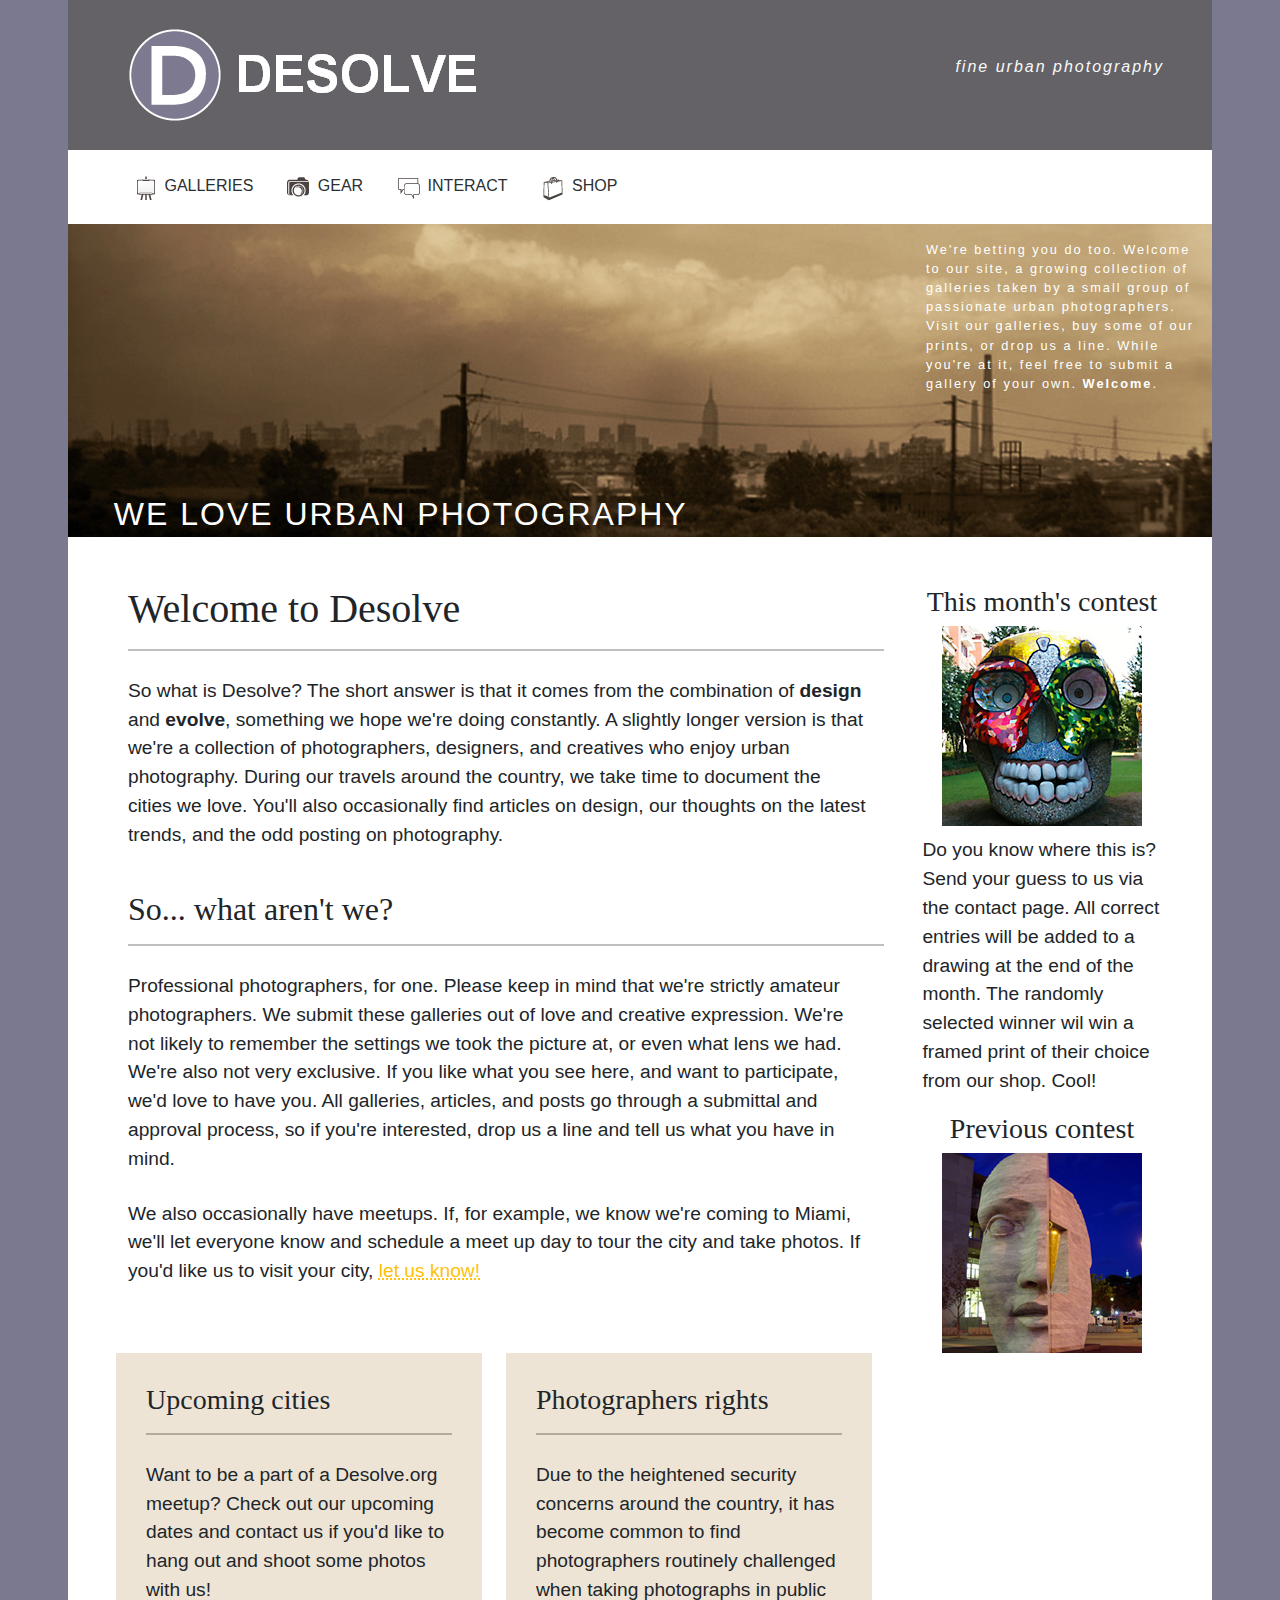
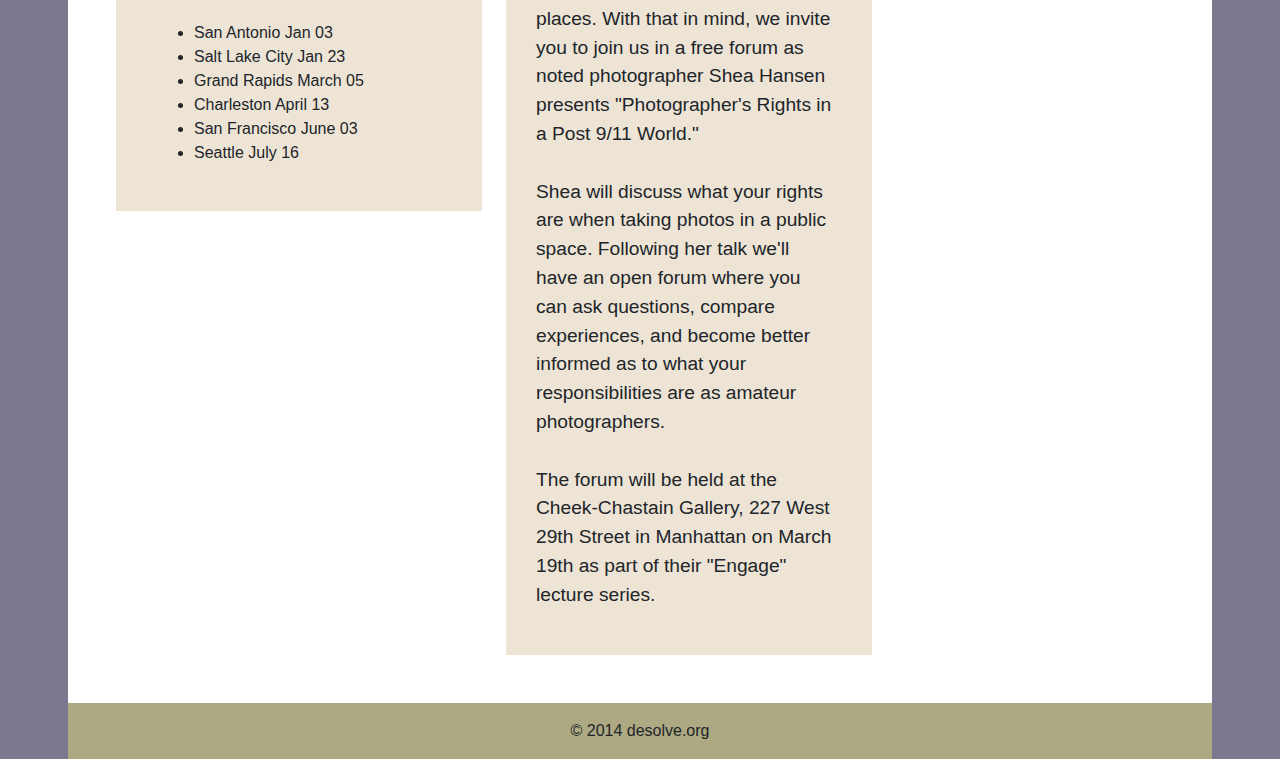
<file: AWEBDES-Prelim-Espartero/index.html>
<!doctype html>
<html lang="en">
  <head>
    <meta charset="utf-8">
    <meta name="viewport" content="width=device-width, initial-scale=1">
    <title>Desolve</title>
    <link href="https://cdn.jsdelivr.net/npm/bootstrap@5.3.3/dist/css/bootstrap.min.css" rel="stylesheet">
    <link rel="stylesheet" href="style.css">
  </head>
  <body>
    <div class="container-fluid">
        <nav class="head">
            <div class="px-5">
                <header class="d-flex justify-content-between align-items-center">
                    <img src="images/logo.jpg" alt="logo">
                    <p class="text-light fw-medium space">fine urban photography</p>
                </header>
            </div> 
        </nav> 
        <nav class="navigation px-5"> 
            <ul class="nav nav-pills fs-6">
                <li class="nav-item">
                  <a class="nav-link text-secondary-emphasis" aria-current="page" href="#"><img src="images/nav_galleries.jpg" alt="">  GALLERIES</a>
                </li>
                <li class="nav-item text-secondary-emphasis">
                  <a class="nav-link text-secondary-emphasis" href="#"><img src="images/nav_gear.jpg" alt="">  GEAR</a>
                </li>
                <li class="nav-item">
                  <a class="nav-link text-secondary-emphasis" href="#"><img src="images/nav_interact.jpg" alt="">  INTERACT</a>
                </li>
                <li class="nav-item">
                    <a class="nav-link text-secondary-emphasis" href="#"><img src="images/nav_shop.jpg" alt="">  SHOP</a>
                </li>
              </ul>
        </nav>
        <div class="hero">
            <img src="images/gallery_banner.jpg" alt="gallerybanner" style="width: 100%;">
            <div class="hero-text-bottom">
                WE LOVE URBAN PHOTOGRAPHY
            </div>
            <div class="hero-text-right">
                We're betting you do too. Welcome to our site, a growing collection of galleries taken by a small group of passionate urban photographers. Visit our galleries, buy some of our prints, or drop us a line. While you're at it, feel free to submit a gallery of your own. <b>Welcome</b>.
            </div>
        </div>
        <div class="body px-5 py-5">
            <div class="row">
                <div class="col-9 px-4">
                    <h1 class="heading">Welcome to Desolve</h1><hr>
                    <p class="body-text">
                        So what is Desolve? The short answer is that it comes from the combination of <b>design</b> and <b>evolve</b>, something we hope
                        we're doing constantly. A slightly longer version is that we're a collection of photographers, designers, and creatives who enjoy urban photography. During our travels around the country, we take time to document the cities we love. You'll also occasionally find articles on design, our thoughts on the latest trends, and the odd posting on photography.
                    </p>
                    <br>
                    <h2 class="heading">So... what aren't we?</h2><hr>
                    <p class="body-text">
                        Professional photographers, for one. Please keep in mind that we're strictly amateur photographers. We submit these
                        galleries out of love and creative expression. We're not likely to remember the settings we took the picture at, or even what
                        lens we had. We're also not very exclusive. If you like what you see here, and want to participate, we'd love to have you. All
                        galleries, articles, and posts go through a submittal and approval process, so if you're interested, drop us a line and tell us
                        what you have in mind.
                    </p>
                    <p class="body-text">
                            We also occasionally have meetups. If, for example, we know we're coming to Miami, we'll let everyone know and schedule
                        a meet up day to tour the city and take photos. If you'd like us to visit your city, <a href="#" class="link-warning dot">let us know!</a>
                    </p>
                </div>
                <div class="col-3 d-flex flex-column align-items-center">
                    <h3 class="heading">This month's contest</h3>
                    <img src="images/contest.jpg" width="200px">
                    <p class="body-text">Do you know where this is? Send your
                        guess to us via the contact page. All correct
                        entries will be added to a drawing at the end
                        of the month. The randomly selected winner
                        wil win a framed print of their choice from
                        our shop. Cool!</p>
                    <h3 class="heading">Previous contest</h3>
                    <img src="images/previous.jpg" width="200px">
                </div>
                <br><br>
                <div class="row divide">
                    <div class="col-6">
                        <div class="colored-body">
                            <h3 class="heading">Upcoming cities</h3><hr>
                            <p class="body-text">
                                Want to be a part of a Desolve.org meetup? Check out
                                our upcoming dates and contact us if you'd like to hang
                                out and shoot some photos with us!
                            </p>
                            <div class="px-3">
                                <ul>
                                    <li>San Antonio Jan 03</li>
                                    <li>Salt Lake City Jan 23</li>
                                    <li>Grand Rapids March 05</li>
                                    <li>Charleston April 13</li>
                                    <li>San Francisco June 03</li>
                                    <li>Seattle July 16</li>
                                </ul>
                            </div>
                           
                        </div>
                        
                    </div>
                    <div class="col-6">
                        <div class="colored-body">
                            <h3 class="heading">Photographers rights</h3><hr>
                            <p class="body-text">
                                Due to the heightened security concerns around the
                                country, it has become common to find photographers
                                routinely challenged when taking photographs in public
                                places. With that in mind, we invite you to join us in a free
                                forum as noted photographer Shea Hansen presents
                                "Photographer's Rights in a Post 9/11 World."<br><br>

                                Shea will discuss what your rights are when taking
                                photos in a public space. Following her talk we'll have an
                                open forum where you can ask questions, compare
                                experiences, and become better informed as to what
                                your responsibilities are as amateur photographers. <br><br>

                                The forum will be held at the Cheek-Chastain Gallery,
                                227 West 29th Street in Manhattan on March 19th as
                                part of their "Engage" lecture series.
                            </p>
                        </div>
                    </div>
                </div>
            </div>
        </div>
        <footer class="p-3">
            <p class="text-center my-0">&copy; 2014 desolve.org</p>
        </footer>
    </div>
    
  </body>
</html>
</file>
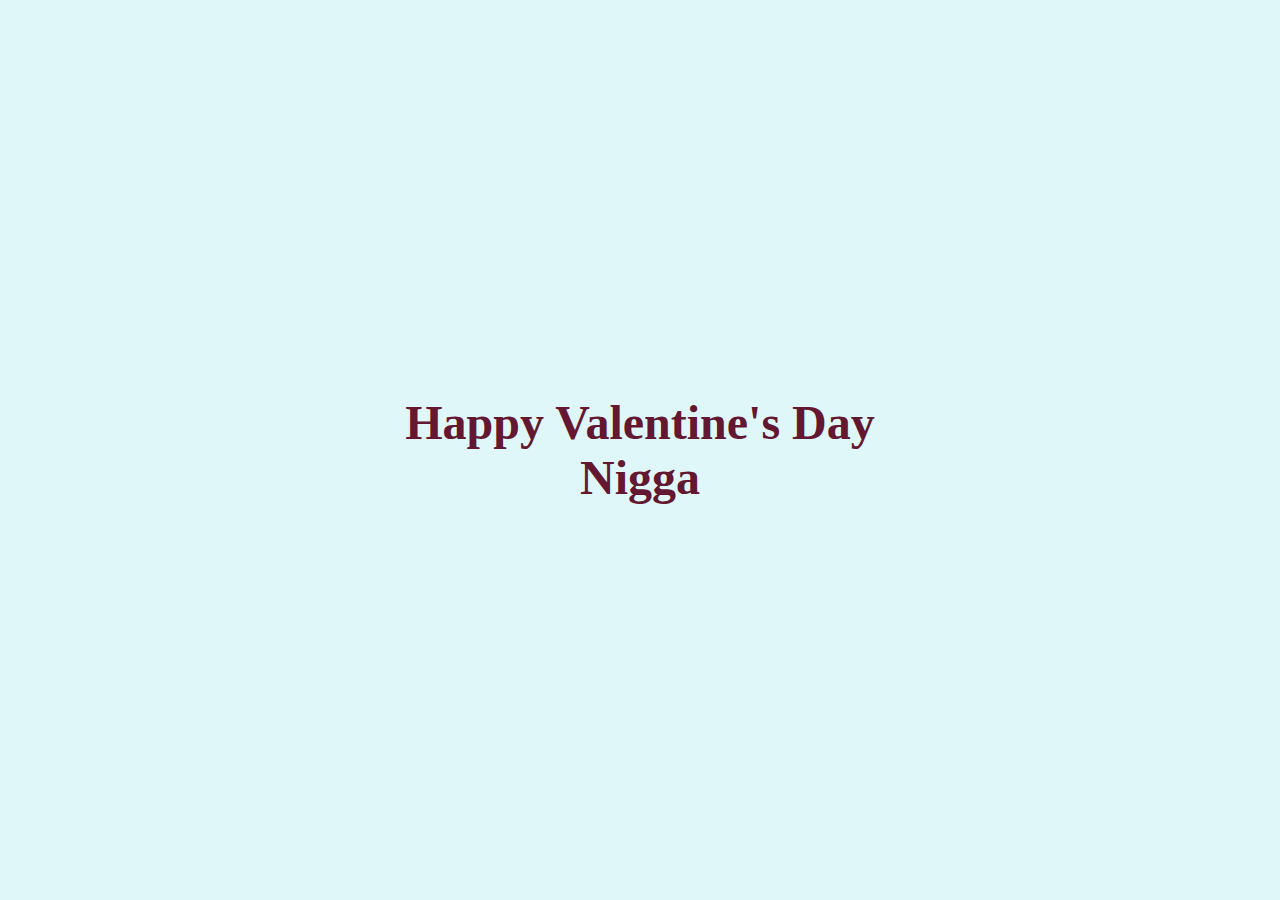
<file: flower_test/index.html>
<!DOCTYPE html>
<html lang="en">
<head>
    <meta charset="UTF-8">
    <meta name="viewport" content="width=device-width, initial-scale=1.0">
    <title>......</title>
    <style>
        body {
            background-color: #e0f7fa;
            overflow: hidden;
            margin: 0;
            display: flex;
            flex-wrap: wrap;
            align-items: center;
            justify-content: center;
            height: 100vh;
            position: relative;
        }

        .lily {
            position: absolute;
            width: 100px;
            height: 100px;
            display: flex;
            justify-content: center;
            align-items: center;
            transform: scale(0);
            animation: bloom 3s ease-in-out forwards;
        }

        .petal {
            position: absolute;
            width: 40px;
            height: 60px;
            background-color: #ffb6c1;
            border-radius: 50%;
            opacity: 0;
            animation: petal-bloom 3s ease-in-out forwards;
        }

        .petal:nth-child(1) { transform: rotate(0deg) translateY(-25px); }
        .petal:nth-child(2) { transform: rotate(60deg) translateY(-25px); }
        .petal:nth-child(3) { transform: rotate(120deg) translateY(-25px); }
        .petal:nth-child(4) { transform: rotate(180deg) translateY(-25px); }
        .petal:nth-child(5) { transform: rotate(240deg) translateY(-25px); }
        .petal:nth-child(6) { transform: rotate(300deg) translateY(-25px); }

        .center {
            position: absolute;
            width: 20px;
            height: 20px;
            background-color: #ff9800;
            border-radius: 50%;
            z-index: 2; 
            animation: bloom-center 3s ease-in-out forwards;
        }

        @keyframes bloom {
            0% { transform: scale(0); opacity: 0; }
            100% { transform: scale(1); opacity: 1; }
        }

        @keyframes petal-bloom {
            0% { opacity: 0; }
            100% { opacity: 1; }
        }

        @keyframes bloom-center {
            0% { opacity: 0; }
            100% { opacity: 1; }
        }

        .center-text{
            position: absolute;
            top: 50%;
            left: 50%;
            transform: translate(-50%, -50%);
            font-size: 24px;
            font-weight: bold;
            color: #631730;
            text-align: center;
            padding: 10px 20px;
            border-radius: 10px;
            z-index: 10;
            animation: fadeIn 3s ease-in-out forwards;
        }

        @keyframes fadeIn {
            0% { opacity: 0;}
            100% { opacity: 1;}
        }
    </style>
</head>
<body>
    <div class="center-text">
        <h1>Happy Valentine's Day Nigga</h1>
    </div>
    <script>
        const lilies = [];
        const lilySize = 120;

        function isOverlapping(newX, newY) {
            for (let lily of lilies) {
                const dx = lily.x - newX;
                const dy = lily.y - newY;
                if (Math.sqrt(dx * dx + dy * dy) < lilySize) {
                    return true;
                }
            }
            return false;
        }

        function createLily() {
            let attempts = 0;
            let maxAttempts = 250;
            let x, y;

            do {
                x = Math.random() * (window.innerWidth - lilySize);
                y = Math.random() * (window.innerHeight - lilySize);
                attempts++;
            } while (isOverlapping(x, y) && attempts < maxAttempts);

            if (attempts === maxAttempts) return;

            const lily = document.createElement('div');
            lily.classList.add('lily');
            lily.style.left = `${x}px`;
            lily.style.top = `${y}px`;
            lily.style.animationDelay = `${Math.random() * 5}s`;

            for (let i = 0; i < 6; i++) {
                const petal = document.createElement('div');
                petal.classList.add('petal');
                lily.appendChild(petal);
            }

            const center = document.createElement('div');
            center.classList.add('center');
            lily.appendChild(center);

            document.body.appendChild(lily);
            lilies.push({ x, y });
        }

        for (let i = 0; i < 15; i++) {
            createLily();
        }
    </script>
</body>
</html>
</file>
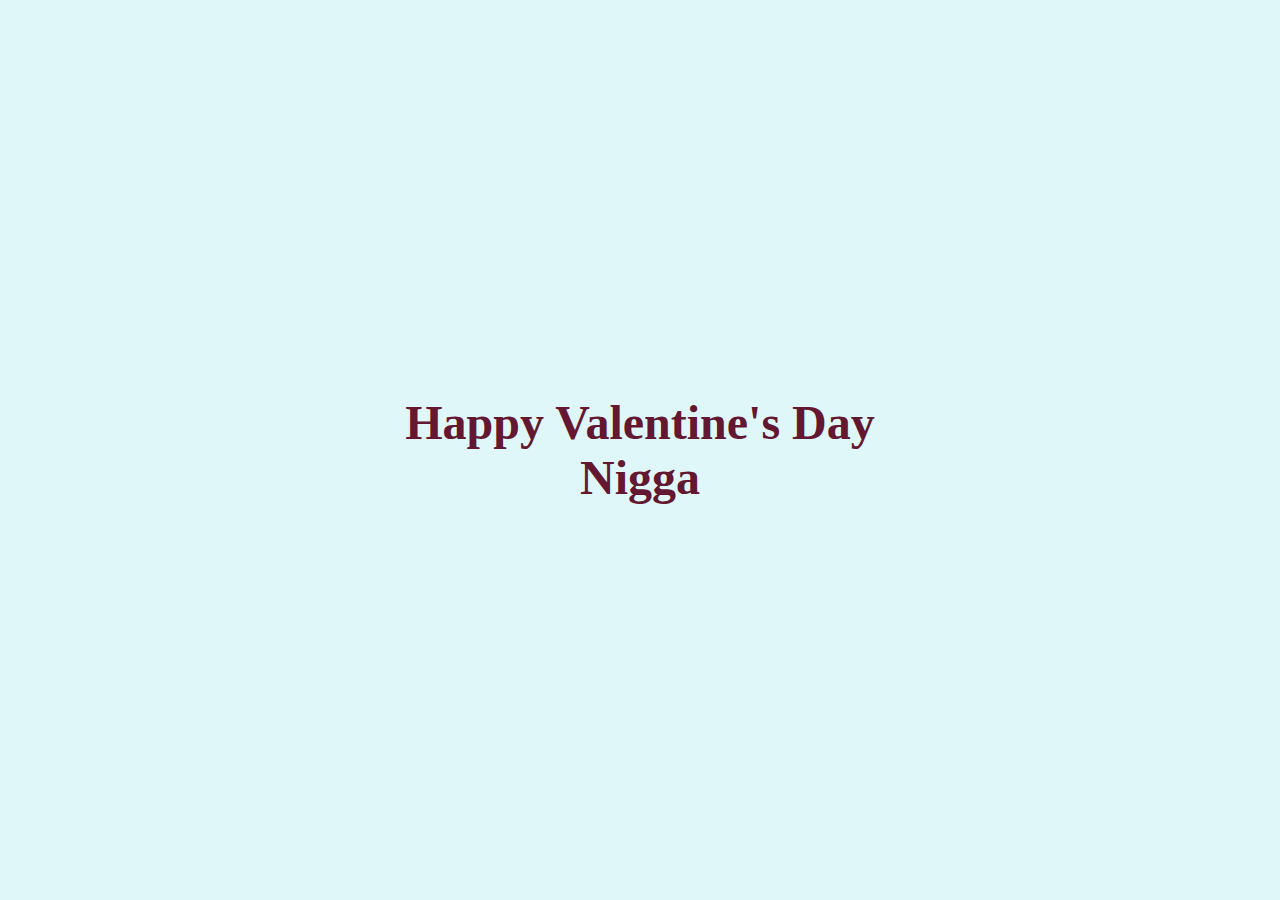
<file: open_me/index.html>
<!DOCTYPE html>
<html lang="en">
<head>
    <meta charset="UTF-8">
    <meta name="viewport" content="width=device-width, initial-scale=1.0">
    <title></title>
    <style>
        body {
            background-color: #e0f7fa;
            overflow: hidden;
            margin: 0;
            display: flex;
            flex-wrap: wrap;
            align-items: center;
            justify-content: center;
            height: 100vh;
            position: relative;
        }

        .lily {
            position: absolute;
            width: 100px;
            height: 100px;
            display: flex;
            justify-content: center;
            align-items: center;
            transform: scale(0);
            animation: bloom 3s ease-in-out forwards;
        }

        .petal {
            position: absolute;
            width: 40px;
            height: 60px;
            background-color: #ffb6c1;
            border-radius: 50%;
            opacity: 0;
            animation: petal-bloom 3s ease-in-out forwards;
        }

        .petal:nth-child(1) { transform: rotate(0deg) translateY(-25px); }
        .petal:nth-child(2) { transform: rotate(60deg) translateY(-25px); }
        .petal:nth-child(3) { transform: rotate(120deg) translateY(-25px); }
        .petal:nth-child(4) { transform: rotate(180deg) translateY(-25px); }
        .petal:nth-child(5) { transform: rotate(240deg) translateY(-25px); }
        .petal:nth-child(6) { transform: rotate(300deg) translateY(-25px); }

        .center {
            position: absolute;
            width: 20px;
            height: 20px;
            background-color: #ff9800;
            border-radius: 50%;
            z-index: 2; 
            animation: bloom-center 3s ease-in-out forwards;
        }

        @keyframes bloom {
            0% { transform: scale(0); opacity: 0; }
            100% { transform: scale(1); opacity: 1; }
        }

        @keyframes petal-bloom {
            0% { opacity: 0; }
            100% { opacity: 1; }
        }

        @keyframes bloom-center {
            0% { opacity: 0; }
            100% { opacity: 1; }
        }

        .center-text{
            position: absolute;
            top: 50%;
            left: 50%;
            transform: translate(-50%, -50%);
            font-size: 24px;
            font-weight: bold;
            color: #631730;
            text-align: center;
            padding: 10px 20px;
            border-radius: 10px;
            z-index: 10;
            animation: fadeIn 3s ease-in-out forwards;
        }

        @keyframes fadeIn {
            0% { opacity: 0;}
            100% { opacity: 1;}
        }
    </style>
</head>
<body>
    <div class="center-text">
        <h1>Happy Valentine's Day Nigga</h1>
    </div>
    <script>
        const lilies = [];
        const lilySize = 120;

        function isOverlapping(newX, newY) {
            for (let lily of lilies) {
                const dx = lily.x - newX;
                const dy = lily.y - newY;
                if (Math.sqrt(dx * dx + dy * dy) < lilySize) {
                    return true;
                }
            }
            return false;
        }

        function createLily() {
            let attempts = 0;
            let maxAttempts = 250;
            let x, y;

            do {
                x = Math.random() * (window.innerWidth - lilySize);
                y = Math.random() * (window.innerHeight - lilySize);
                attempts++;
            } while (isOverlapping(x, y) && attempts < maxAttempts);

            if (attempts === maxAttempts) return;

            const lily = document.createElement('div');
            lily.classList.add('lily');
            lily.style.left = `${x}px`;
            lily.style.top = `${y}px`;
            lily.style.animationDelay = `${Math.random() * 5}s`;

            for (let i = 0; i < 6; i++) {
                const petal = document.createElement('div');
                petal.classList.add('petal');
                lily.appendChild(petal);
            }

            const center = document.createElement('div');
            center.classList.add('center');
            lily.appendChild(center);

            document.body.appendChild(lily);
            lilies.push({ x, y });
        }

        for (let i = 0; i < 15; i++) {
            createLily();
        }
    </script>
</body>
</html>
</file>
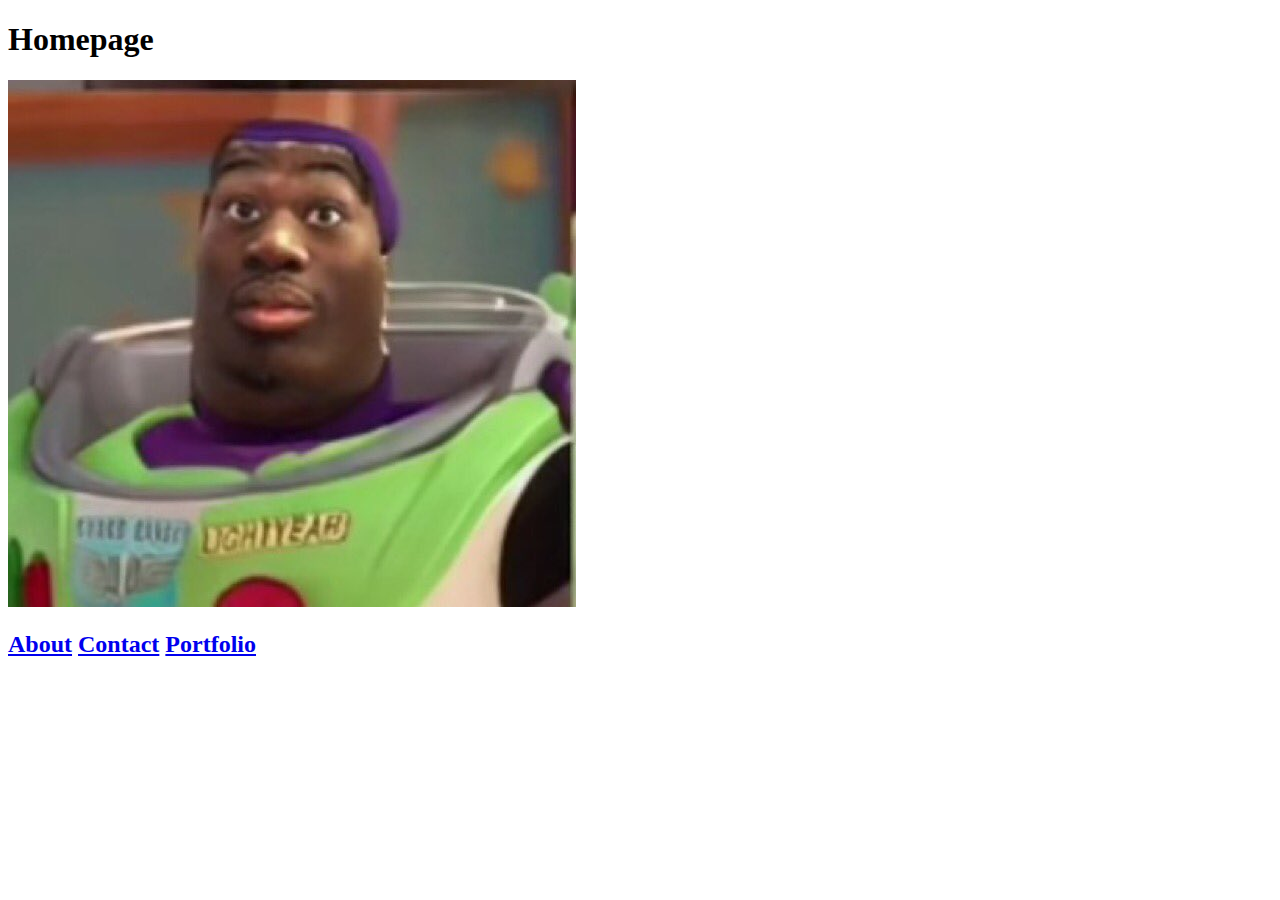
<file: Week3/index.html>
<!DOCTYPE html>
<html lang="en">
<head>
    <meta charset="UTF-8">
    <meta name="viewport" content="width=device-width, initial-scale=1.0">
    <title>Homepage</title>
</head>
<body>
    <h1>Homepage</h1>
    <img src="images/img1.jpg" alt="Buzz">
    <h2>
        <a href="pages/about.html">About</a>
        <a href="pages/contact.html">Contact</a>
        <a href="pages/portfolio.html">Portfolio</a>
    </h2>
</body>
</html>
</file>
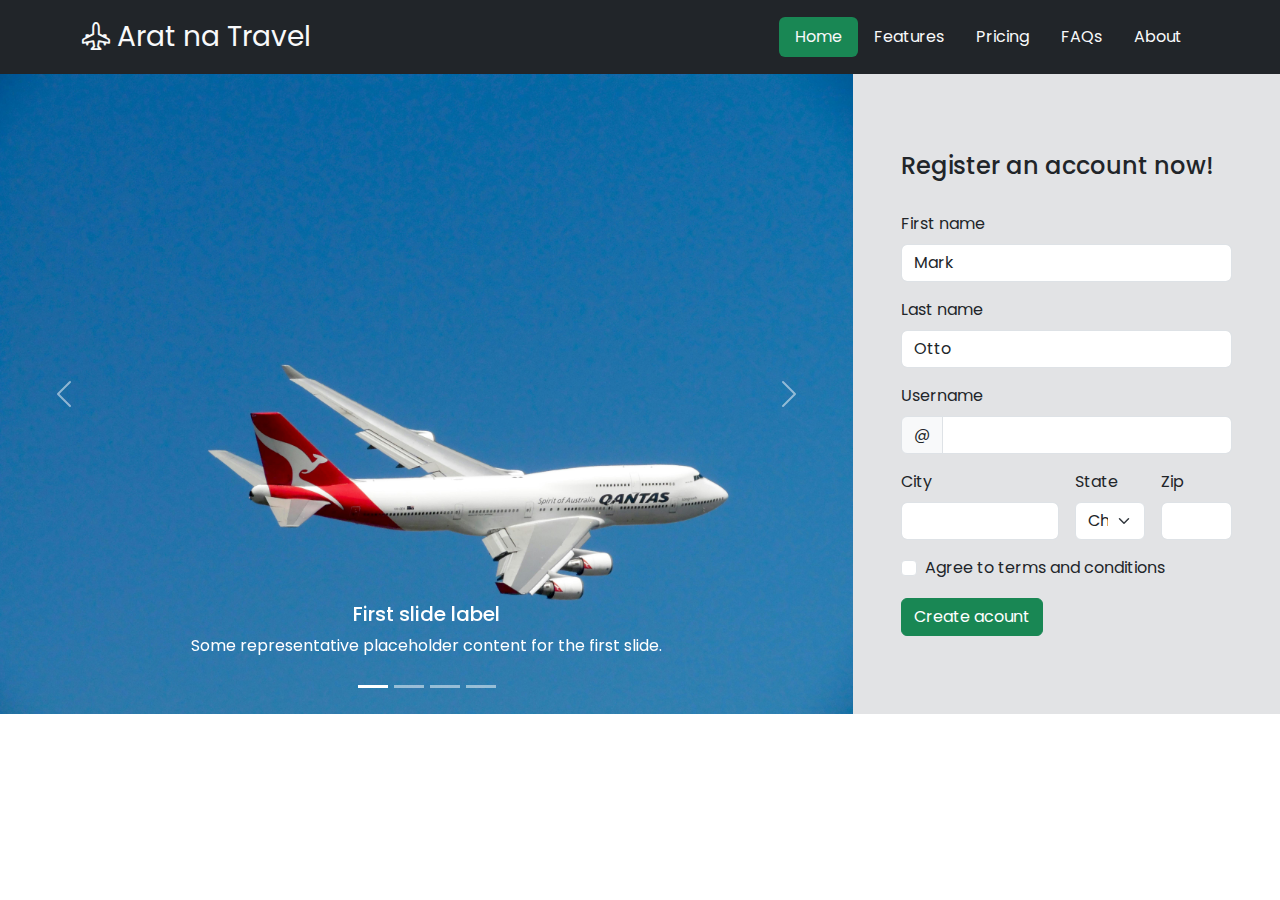
<file: week5/index.html>
<!doctype html>
<html lang="en">
  <head>
    <meta charset="utf-8">
    <meta name="viewport" content="width=device-width, initial-scale=1">
    <title>Arat na Travel</title>
    <link href="https://cdn.jsdelivr.net/npm/bootstrap@5.3.3/dist/css/bootstrap.min.css" rel="stylesheet">
    <link rel="stylesheet" href="https://cdn.jsdelivr.net/npm/bootstrap-icons@1.11.3/font/bootstrap-icons.min.css">
    <style>
        @import url('https://fonts.googleapis.com/css2?family=Poppins:ital,wght@0,100;0,200;0,300;0,400;0,500;0,600;0,700;0,800;0,900;1,100;1,200;1,300;1,400;1,500;1,600;1,700;1,800;1,900&display=swap');

        * {
            font-family: "Poppins", sans-serif;
        }
    </style>
  </head>
  <body>
    <nav class="bg-dark p-3">
        <div class="container">
            <header class="d-flex justify-content-between align-items-center">
                <a href="#" class="text-light text-decoration-none fs-3">
                    <i class="bi bi-airplane-engines"></i> Arat na Travel
                </a>
    
                <ul class="nav nav-pills fs-6">
                    <li class="nav-item">
                      <a class="nav-link active link-light text-bg-success" aria-current="page" href="#">Home</a>
                    </li>
                    <li class="nav-item">
                      <a class="nav-link link-light" href="#">Features</a>
                    </li>
                    <li class="nav-item">
                      <a class="nav-link link-light" href="#">Pricing</a>
                    </li>
                    <li class="nav-item">
                        <a class="nav-link link-light" href="#">FAQs</a>
                    </li>
                    <li class="nav-item">
                        <a class="nav-link link-light" href="#">About</a>
                    </li>
                  </ul>
            </header>
            
        </div> 
    </nav>

    <div class="hero">
        <div class="container-fluid g-0">
            <div class="row  g-0">
                <div class="col-8">
                    <div id="carouselExampleCaptions" class="carousel slide">
                        <div class="carousel-indicators">
                          <button type="button" data-bs-target="#carouselExampleCaptions" data-bs-slide-to="0" class="active" aria-current="true" aria-label="Slide 1"></button>
                          <button type="button" data-bs-target="#carouselExampleCaptions" data-bs-slide-to="1" aria-label="Slide 2"></button>
                          <button type="button" data-bs-target="#carouselExampleCaptions" data-bs-slide-to="2" aria-label="Slide 3"></button>
                          <button type="button" data-bs-target="#carouselExampleCaptions" data-bs-slide-to="3" aria-label="Slide 4"></button>
                        </div>
                        <div class="carousel-inner">
                          <div class="carousel-item active">
                            <img src="images/pic-1.jpg" class="d-block w-100" alt="...">
                            <div class="carousel-caption d-none d-md-block">
                              <h5>First slide label</h5>
                              <p>Some representative placeholder content for the first slide.</p>
                            </div>
                          </div>
                          <div class="carousel-item">
                            <img src="images/pic-2.jpg" class="d-block w-100" alt="...">
                            <div class="carousel-caption d-none d-md-block">
                              <h5>Second slide label</h5>
                              <p>Some representative placeholder content for the second slide.</p>
                            </div>
                          </div>
                          <div class="carousel-item">
                            <img src="images/pic-3.jpg" class="d-block w-100" alt="...">
                            <div class="carousel-caption d-none d-md-block">
                              <h5>Third slide label</h5>
                              <p>Some representative placeholder content for the third slide.</p>
                            </div>
                          </div>
                          <div class="carousel-item">
                            <img src="images/pic-4.jpg" class="d-block w-100" alt="...">
                            <div class="carousel-caption d-none d-md-block">
                              <h5>Fourth slide label</h5>
                              <p>Some representative placeholder content for the third slide.</p>
                            </div>
                          </div>
                        </div>
                        <button class="carousel-control-prev" type="button" data-bs-target="#carouselExampleCaptions" data-bs-slide="prev">
                          <span class="carousel-control-prev-icon" aria-hidden="true"></span>
                          <span class="visually-hidden">Previous</span>
                        </button>
                        <button class="carousel-control-next" type="button" data-bs-target="#carouselExampleCaptions" data-bs-slide="next">
                          <span class="carousel-control-next-icon" aria-hidden="true"></span>
                          <span class="visually-hidden">Next</span>
                        </button>
                      </div>
                </div>
                <div class="col-4 bg-secondary-subtle p-5 d-flex flex-column justify-content-center">
                    <h4>Register an account now!</h4><br>
                    <form class="row g-3">
                        <div class="col-12">
                          <label for="validationDefault01" class="form-label">First name</label>
                          <input type="text" class="form-control" id="validationDefault01" value="Mark" required>
                        </div>
                        <div class="col-12">
                          <label for="validationDefault02" class="form-label">Last name</label>
                          <input type="text" class="form-control" id="validationDefault02" value="Otto" required>
                        </div>
                        <div class="col-12">
                          <label for="validationDefaultUsername" class="form-label">Username</label>
                          <div class="input-group">
                            <span class="input-group-text" id="inputGroupPrepend2">@</span>
                            <input type="text" class="form-control" id="validationDefaultUsername" aria-describedby="inputGroupPrepend2" required>
                          </div>
                        </div>
                        <div class="col-md-6">
                          <label for="validationDefault03" class="form-label">City</label>
                          <input type="text" class="form-control" id="validationDefault03" required>
                        </div>
                        <div class="col-md-3">
                          <label for="validationDefault04" class="form-label">State</label>
                          <select class="form-select" id="validationDefault04" required>
                            <option selected disabled value="">Choose...</option>
                            <option>...</option>
                          </select>
                        </div>
                        <div class="col-md-3">
                          <label for="validationDefault05" class="form-label">Zip</label>
                          <input type="text" class="form-control" id="validationDefault05" required>
                        </div>
                        <div class="col-12">
                          <div class="form-check">
                            <input class="form-check-input" type="checkbox" value="" id="invalidCheck2" required>
                            <label class="form-check-label" for="invalidCheck2">
                              Agree to terms and conditions
                            </label>
                          </div>
                        </div>
                        <div class="col-12">
                          <button class="btn btn-success" type="submit">Create acount</button>
                        </div>
                      </form>
                </div>
            </div>
        </div>
    </div>

    <script src="https://cdn.jsdelivr.net/npm/bootstrap@5.3.3/dist/js/bootstrap.bundle.min.js"></script>
  </body>
</html>
</file>
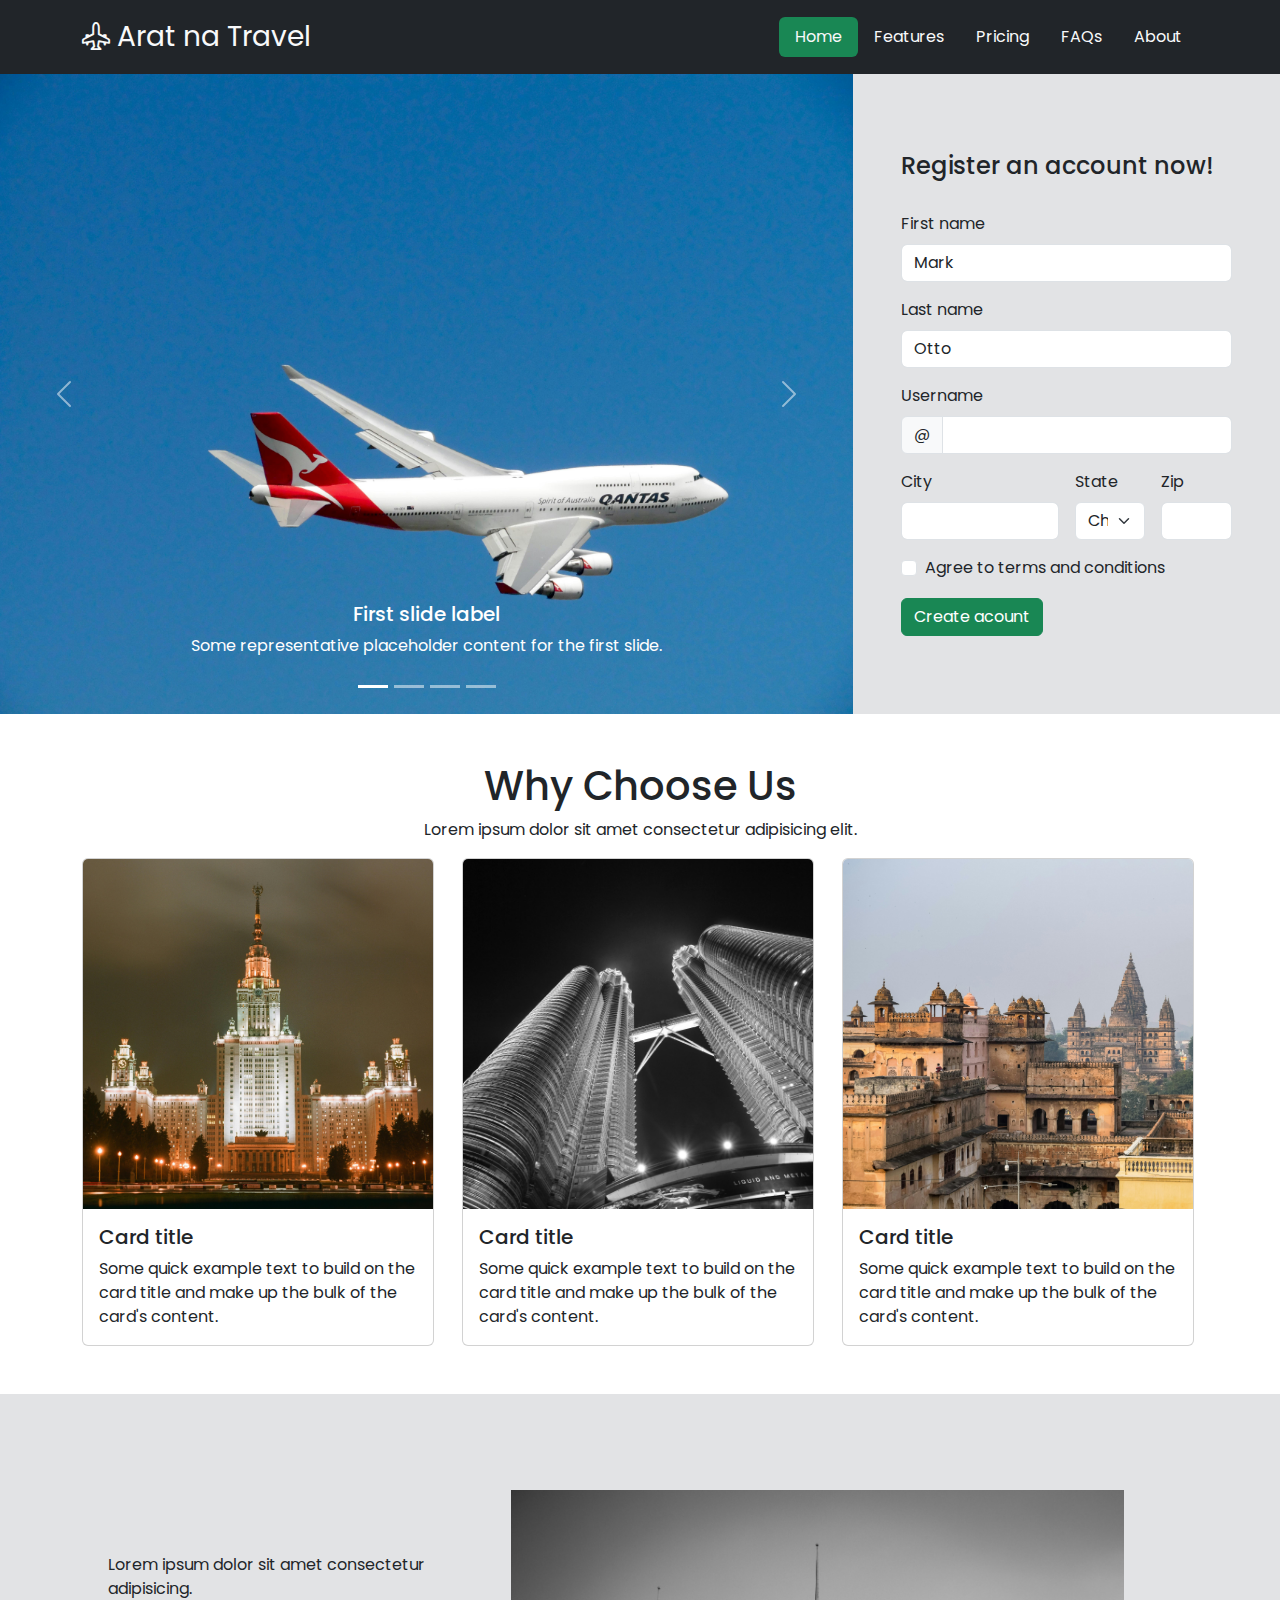
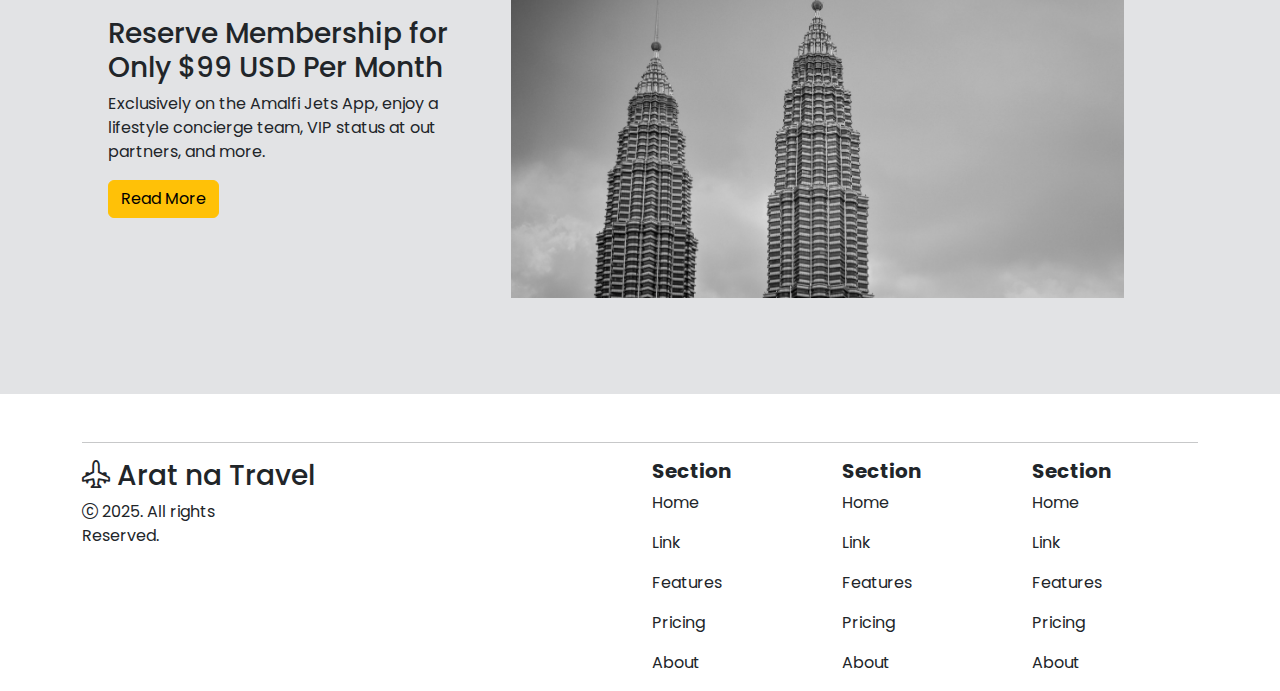
<file: week6/index.html>
<!doctype html>
<html lang="en">
  <head>
    <meta charset="utf-8">
    <meta name="viewport" content="width=device-width, initial-scale=1">
    <title>Arat na Travel</title>
    <link href="https://cdn.jsdelivr.net/npm/bootstrap@5.3.3/dist/css/bootstrap.min.css" rel="stylesheet">
    <link rel="stylesheet" href="https://cdn.jsdelivr.net/npm/bootstrap-icons@1.11.3/font/bootstrap-icons.min.css">
    <style>
        @import url('https://fonts.googleapis.com/css2?family=Poppins:ital,wght@0,100;0,200;0,300;0,400;0,500;0,600;0,700;0,800;0,900;1,100;1,200;1,300;1,400;1,500;1,600;1,700;1,800;1,900&display=swap');

        * {
            font-family: "Poppins", sans-serif;
        }
    </style>
  </head>
  <body>
    <nav class="bg-dark p-3">
        <div class="container">
            <header class="d-flex justify-content-between align-items-center">
                <a href="#" class="text-light text-decoration-none fs-3">
                    <i class="bi bi-airplane-engines"></i> Arat na Travel
                </a>
    
                <ul class="nav nav-pills fs-6">
                    <li class="nav-item">
                      <a class="nav-link active link-light text-bg-success" aria-current="page" href="#">Home</a>
                    </li>
                    <li class="nav-item">
                      <a class="nav-link link-light" href="#">Features</a>
                    </li>
                    <li class="nav-item">
                      <a class="nav-link link-light" href="#">Pricing</a>
                    </li>
                    <li class="nav-item">
                        <a class="nav-link link-light" href="#">FAQs</a>
                    </li>
                    <li class="nav-item">
                        <a class="nav-link link-light" href="#">About</a>
                    </li>
                  </ul>
            </header>
            
        </div> 
    </nav>

    <div class="hero">
        <div class="container-fluid g-0">
            <div class="row  g-0">
                <div class="col-8">
                    <div id="carouselExampleCaptions" class="carousel slide">
                        <div class="carousel-indicators">
                          <button type="button" data-bs-target="#carouselExampleCaptions" data-bs-slide-to="0" class="active" aria-current="true" aria-label="Slide 1"></button>
                          <button type="button" data-bs-target="#carouselExampleCaptions" data-bs-slide-to="1" aria-label="Slide 2"></button>
                          <button type="button" data-bs-target="#carouselExampleCaptions" data-bs-slide-to="2" aria-label="Slide 3"></button>
                          <button type="button" data-bs-target="#carouselExampleCaptions" data-bs-slide-to="3" aria-label="Slide 4"></button>
                        </div>
                        <div class="carousel-inner">
                          <div class="carousel-item active">
                            <img src="images/pic-1.jpg" class="d-block w-100" alt="...">
                            <div class="carousel-caption d-none d-md-block">
                              <h5>First slide label</h5>
                              <p>Some representative placeholder content for the first slide.</p>
                            </div>
                          </div>
                          <div class="carousel-item">
                            <img src="images/pic-2.jpg" class="d-block w-100" alt="...">
                            <div class="carousel-caption d-none d-md-block">
                              <h5>Second slide label</h5>
                              <p>Some representative placeholder content for the second slide.</p>
                            </div>
                          </div>
                          <div class="carousel-item">
                            <img src="images/pic-3.jpg" class="d-block w-100" alt="...">
                            <div class="carousel-caption d-none d-md-block">
                              <h5>Third slide label</h5>
                              <p>Some representative placeholder content for the third slide.</p>
                            </div>
                          </div>
                          <div class="carousel-item">
                            <img src="images/pic-4.jpg" class="d-block w-100" alt="...">
                            <div class="carousel-caption d-none d-md-block">
                              <h5>Fourth slide label</h5>
                              <p>Some representative placeholder content for the third slide.</p>
                            </div>
                          </div>
                        </div>
                        <button class="carousel-control-prev" type="button" data-bs-target="#carouselExampleCaptions" data-bs-slide="prev">
                          <span class="carousel-control-prev-icon" aria-hidden="true"></span>
                          <span class="visually-hidden">Previous</span>
                        </button>
                        <button class="carousel-control-next" type="button" data-bs-target="#carouselExampleCaptions" data-bs-slide="next">
                          <span class="carousel-control-next-icon" aria-hidden="true"></span>
                          <span class="visually-hidden">Next</span>
                        </button>
                      </div>
                </div>
                <div class="col-4 bg-secondary-subtle p-5 d-flex flex-column justify-content-center">
                    <h4>Register an account now!</h4><br>
                    <form class="row g-3">
                        <div class="col-12">
                          <label for="validationDefault01" class="form-label">First name</label>
                          <input type="text" class="form-control" id="validationDefault01" value="Mark" required>
                        </div>
                        <div class="col-12">
                          <label for="validationDefault02" class="form-label">Last name</label>
                          <input type="text" class="form-control" id="validationDefault02" value="Otto" required>
                        </div>
                        <div class="col-12">
                          <label for="validationDefaultUsername" class="form-label">Username</label>
                          <div class="input-group">
                            <span class="input-group-text" id="inputGroupPrepend2">@</span>
                            <input type="text" class="form-control" id="validationDefaultUsername" aria-describedby="inputGroupPrepend2" required>
                          </div>
                        </div>
                        <div class="col-md-6">
                          <label for="validationDefault03" class="form-label">City</label>
                          <input type="text" class="form-control" id="validationDefault03" required>
                        </div>
                        <div class="col-md-3">
                          <label for="validationDefault04" class="form-label">State</label>
                          <select class="form-select" id="validationDefault04" required>
                            <option selected disabled value="">Choose...</option>
                            <option>...</option>
                          </select>
                        </div>
                        <div class="col-md-3">
                          <label for="validationDefault05" class="form-label">Zip</label>
                          <input type="text" class="form-control" id="validationDefault05" required>
                        </div>
                        <div class="col-12">
                          <div class="form-check">
                            <input class="form-check-input" type="checkbox" value="" id="invalidCheck2" required>
                            <label class="form-check-label" for="invalidCheck2">
                              Agree to terms and conditions
                            </label>
                          </div>
                        </div>
                        <div class="col-12">
                          <button class="btn btn-success" type="submit">Create acount</button>
                        </div>
                      </form>
                </div>  
            </div>
        </div>
    </div>

     </div>
     <div class="container">
        <div class="row d-flex justify-content-center text-center">
            <h1 class="pt-5">Why Choose Us</h1>
             <p>Lorem ipsum dolor sit amet consectetur adipisicing elit.</p>
            <div class="col">
                <div class="card text-start p-0" style="width: 22rem;">
                    <img src="images/card1.jpg" class="card-img-top" alt="...">
                    <div class="card-body">
                    <h5 class="card-title">Card title</h5>
                    <p class="card-text text-left">Some quick example text to build on the card title and make up the bulk of the card's content.</p>
                    </div>
                </div>
            </div>
            <div class="col">
                <div class="card text-start p-0" style="width: 22rem;">
                    <img src="images/card2.jpg" class="card-img-top" alt="...">
                    <div class="card-body">
                    <h5 class="card-title">Card title</h5>
                    <p class="card-text text-left">Some quick example text to build on the card title and make up the bulk of the card's content.</p>
                    </div>
                </div>
            </div>
            <div class="col">
                <div class="card text-start p-0" style="width: 22rem;">
                    <img src="images/card3.jpg" class="card-img-top" alt="...">
                    <div class="card-body">
                    <h5 class="card-title">Card title</h5>
                    <p class="card-text">Some quick example text to build on the card title and make up the bulk of the card's content.</p>
                    </div>
                </div>
            </div>
         </div>
     </div>
     
    
    <div class="bg-secondary-subtle my-5 px-5">
        <div class="container-fluid g-0 p-5">
            <div class="container">
                <div class="row g-0">
                    <div class="col-4 d-flex flex-column justify-content-center">
                        <p>Lorem ipsum dolor sit amet consectetur adipisicing.</p>
                        <h3>Reserve Membership for Only $99 USD Per Month</h3>
                        <p>Exclusively on the Amalfi Jets App, enjoy a lifestyle concierge team, VIP status at out partners, and more.</p>
                        <p><button type="button" class="btn btn-warning">Read More</button></p>
                    </div>
                    <div class="col-8 p-5">
                        <img src="images/member.jpg" alt="" class="img-fluid float-center">
                    </div>
                </div>
            </div>
        </div>
    </div>
    
    <div class="container">
        <hr>
        <div class="row">
            <div class="col-6">
                <h3><i class="bi bi-airplane-engines"></i> Arat na Travel</h3>
                <p><i class="bi bi-c-circle"></i> 2025. All rights<br>Reserved.</p>
            </div>
            <div class="col-2">
                <h5><strong>Section</strong></h5>
                <p>Home</p>
                <p>Link</p>
                <lp>Features</p>
                <p>Pricing</p>
                <p>About</p>
            </div>
            <div class="col-2">
                <h5><strong>Section</strong></h5>
                <p>Home</p>
                <p>Link</p>
                <lp>Features</p>
                <p>Pricing</p>
                <p>About</p>
            </div>
            <div class="col-2">
                <h5><strong>Section</strong></h5>
                <p>Home</p>
                <p>Link</p>
                <lp>Features</p>
                <p>Pricing</p>
                <p>About</p>
            </div>
        </div>
    </div>

    <script src="https://cdn.jsdelivr.net/npm/bootstrap@5.3.3/dist/js/bootstrap.bundle.min.js"></script>
  </body>
</html>
</file>
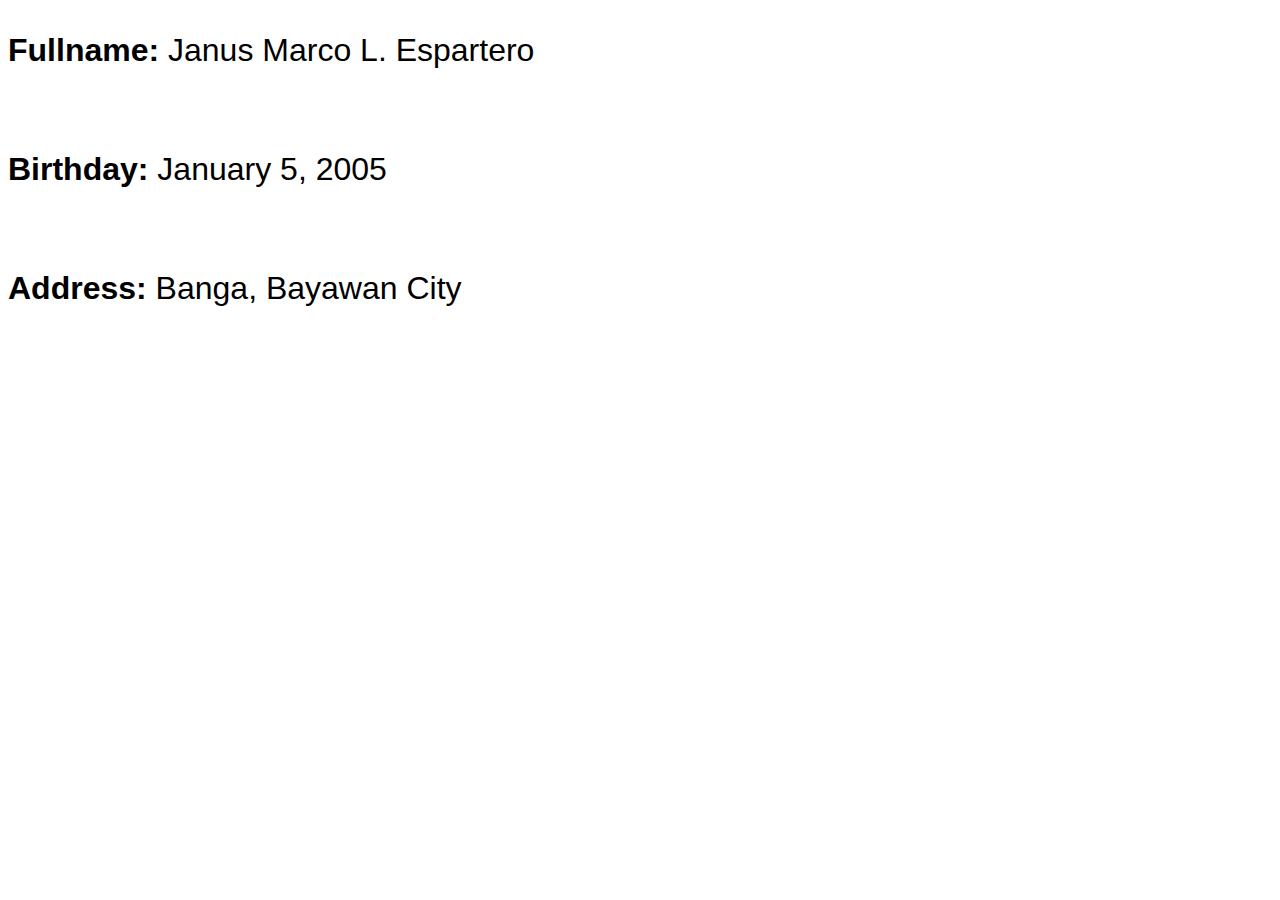
<file: profile.html>
<!DOCTYPE html>
<html lang="en">
<head>
    <meta charset="UTF-8">
    <meta name="viewport" content="width=device-width, initial-scale=1.0">
    <title>Profile</title>
    <style>
        body {
            font-family: Arial, Helvetica, sans-serif;
        }
        p {
            font-size: 32px;
        }
    </style>
</head>
<body>
    <p><strong>Fullname:</strong> Janus Marco L. Espartero</p><br>
    <p><strong>Birthday:</strong> January 5, 2005</p><br>
    <p><strong>Address:</strong> Banga, Bayawan City</p>
</body>
</html>
</file>
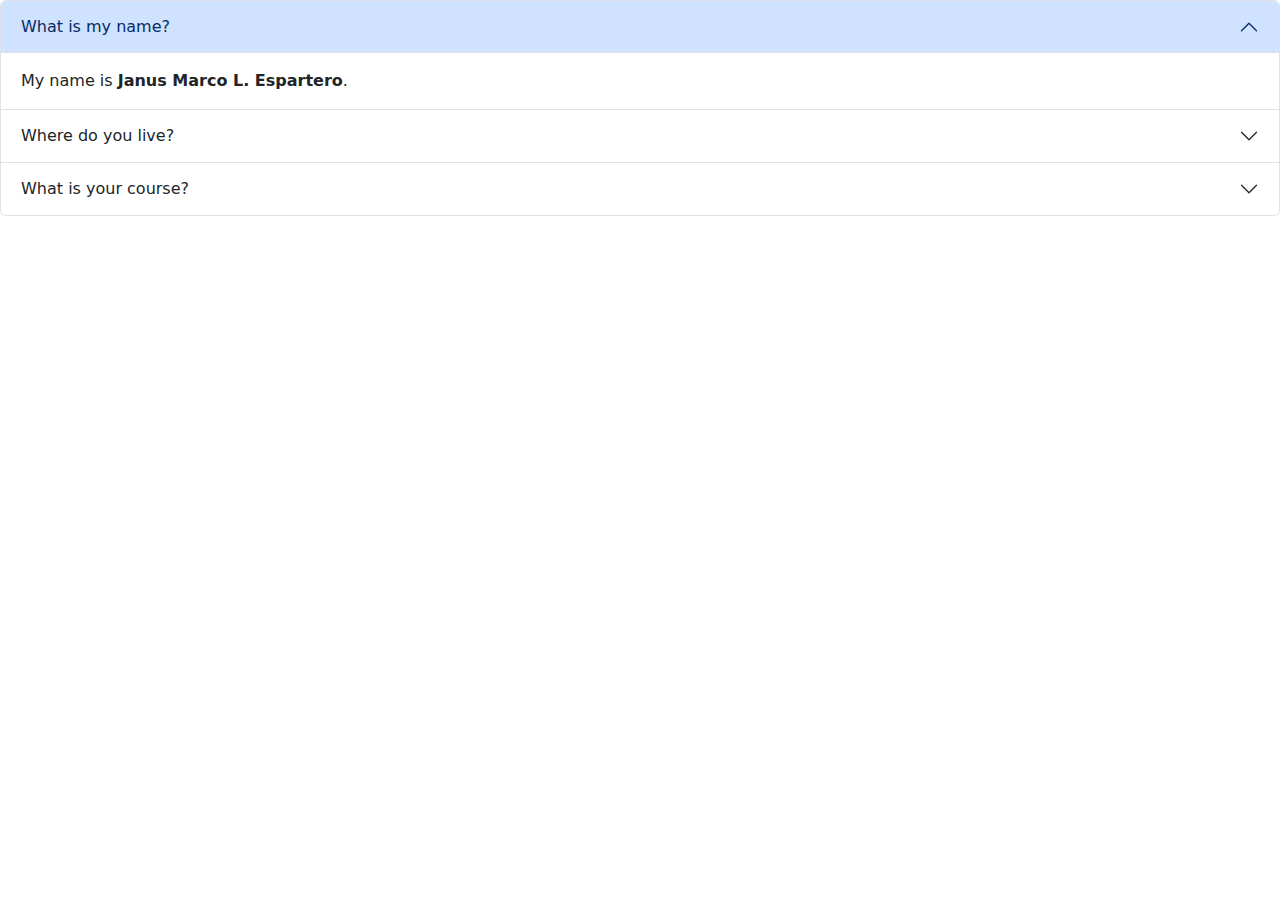
<file: Week3/bootstrap/accordion.html>
<!doctype html>
<html lang="en">
  <head>
    <meta charset="utf-8">
    <meta name="viewport" content="width=device-width, initial-scale=1">
    <title>Accordion</title>
    <link href="https://cdn.jsdelivr.net/npm/bootstrap@5.3.3/dist/css/bootstrap.min.css" rel="stylesheet" integrity="sha384-QWTKZyjpPEjISv5WaRU9OFeRpok6YctnYmDr5pNlyT2bRjXh0JMhjY6hW+ALEwIH" crossorigin="anonymous">
  </head>
  <body>
    <div class="accordion" id="accordionExample">
      <div class="accordion-item">
        <h2 class="accordion-header">
          <button class="accordion-button" type="button" data-bs-toggle="collapse" data-bs-target="#collapseOne" aria-expanded="true" aria-controls="collapseOne">
            What is my name?
          </button>
        </h2>
        <div id="collapseOne" class="accordion-collapse collapse show" data-bs-parent="#accordionExample">
          <div class="accordion-body">
            My name is <strong>Janus Marco L. Espartero</strong>.
          </div>
        </div>
      </div>
      <div class="accordion-item">
        <h2 class="accordion-header">
          <button class="accordion-button collapsed" type="button" data-bs-toggle="collapse" data-bs-target="#collapseTwo" aria-expanded="false" aria-controls="collapseTwo">
            Where do you live?
          </button>
        </h2>
        <div id="collapseTwo" class="accordion-collapse collapse" data-bs-parent="#accordionExample">
          <div class="accordion-body">
            I live in <strong>Bayawan City</strong>.
          </div>
        </div>
      </div>
      <div class="accordion-item">
        <h2 class="accordion-header">
          <button class="accordion-button collapsed" type="button" data-bs-toggle="collapse" data-bs-target="#collapseThree" aria-expanded="false" aria-controls="collapseThree">
            What is your course?
          </button>
        </h2>
        <div id="collapseThree" class="accordion-collapse collapse" data-bs-parent="#accordionExample">
          <div class="accordion-body">
            I am currently studying <strong>Bachelor of Science in Information Technology</strong> at Asian College Dumaguete.
          </div>
        </div>
      </div>
    </div>
    <script src="https://cdn.jsdelivr.net/npm/bootstrap@5.3.3/dist/js/bootstrap.bundle.min.js" integrity="sha384-YvpcrYf0tY3lHB60NNkmXc5s9fDVZLESaAA55NDzOxhy9GkcIdslK1eN7N6jIeHz" crossorigin="anonymous"></script>
  </body>
</html>
</file>
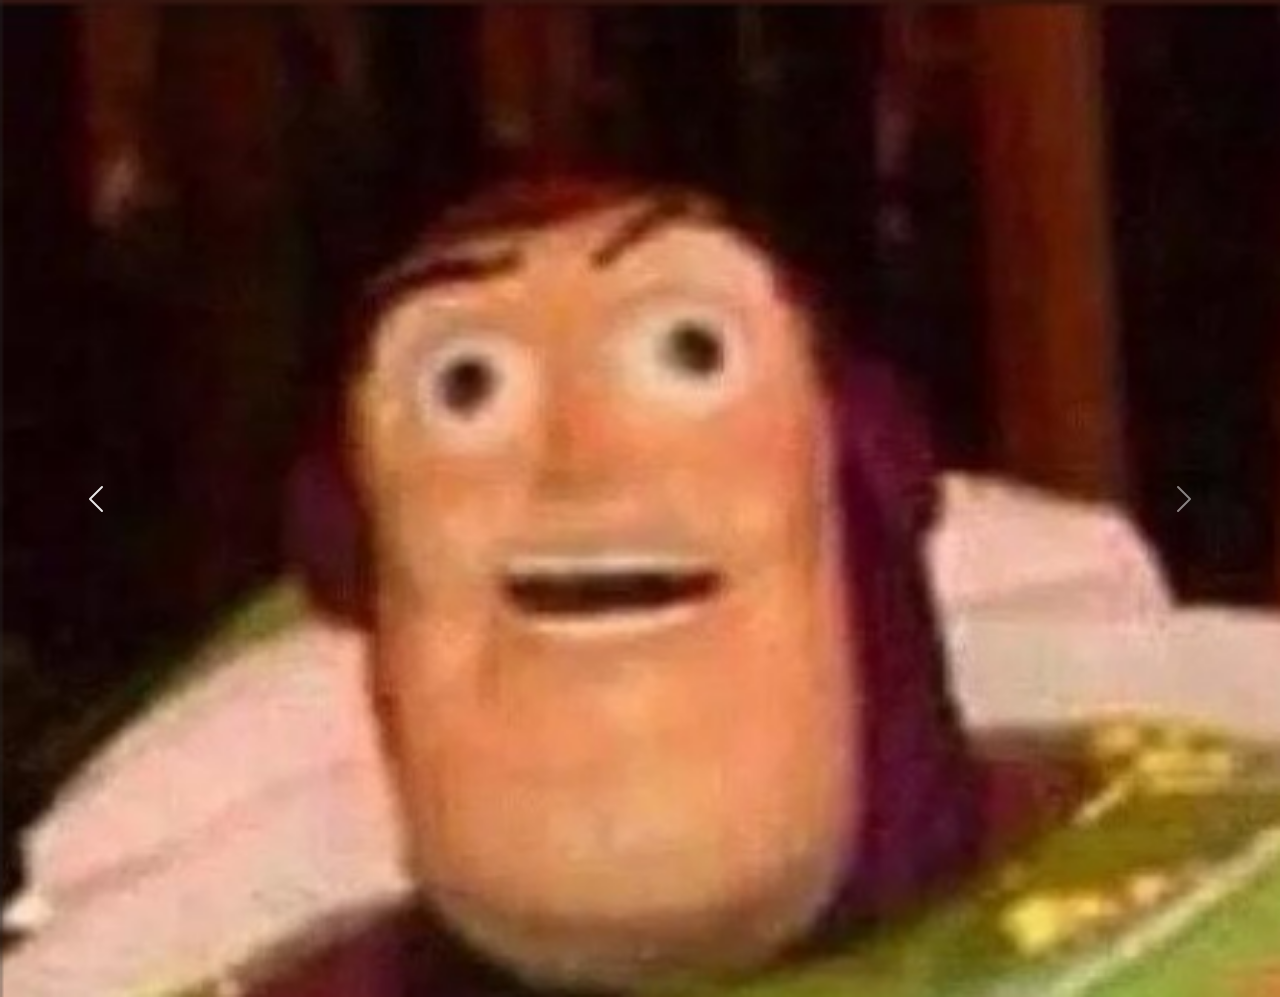
<file: Week3/bootstrap/carousel.html>
<!doctype html>
<html lang="en">
  <head>
    <meta charset="utf-8">
    <meta name="viewport" content="width=device-width, initial-scale=1">
    <title>Carousel</title>
    <link href="https://cdn.jsdelivr.net/npm/bootstrap@5.3.3/dist/css/bootstrap.min.css" rel="stylesheet" integrity="sha384-QWTKZyjpPEjISv5WaRU9OFeRpok6YctnYmDr5pNlyT2bRjXh0JMhjY6hW+ALEwIH" crossorigin="anonymous">
  </head>
  <body>
    <div id="carouselExample" class="carousel slide">
        <div class="carousel-inner">
          <div class="carousel-item active">
            <img src="images/img2.png" class="d-block w-100" alt="..." style="max-width: 1920px; max-height: 1080px;">
          </div>
          <div class="carousel-item">
            <img src="images/img4.jpg" class="d-block w-100" alt="..." style="max-width: 1920px; max-height: 1080px;">
          </div>
          <div class="carousel-item">
            <img src="images/img1.jpg" class="d-block w-100" alt="..." style="max-width: 1920px; max-height: 1080px;">
          </div>
        </div>
        <button class="carousel-control-prev" type="button" data-bs-target="#carouselExample" data-bs-slide="prev">
          <span class="carousel-control-prev-icon" aria-hidden="true"></span>
          <span class="visually-hidden">Previous</span>
        </button>
        <button class="carousel-control-next" type="button" data-bs-target="#carouselExample" data-bs-slide="next">
          <span class="carousel-control-next-icon" aria-hidden="true"></span>
          <span class="visually-hidden">Next</span>
        </button>
      </div>
    <script src="https://cdn.jsdelivr.net/npm/bootstrap@5.3.3/dist/js/bootstrap.bundle.min.js" integrity="sha384-YvpcrYf0tY3lHB60NNkmXc5s9fDVZLESaAA55NDzOxhy9GkcIdslK1eN7N6jIeHz" crossorigin="anonymous"></script>
  </body>
</html>
</file>
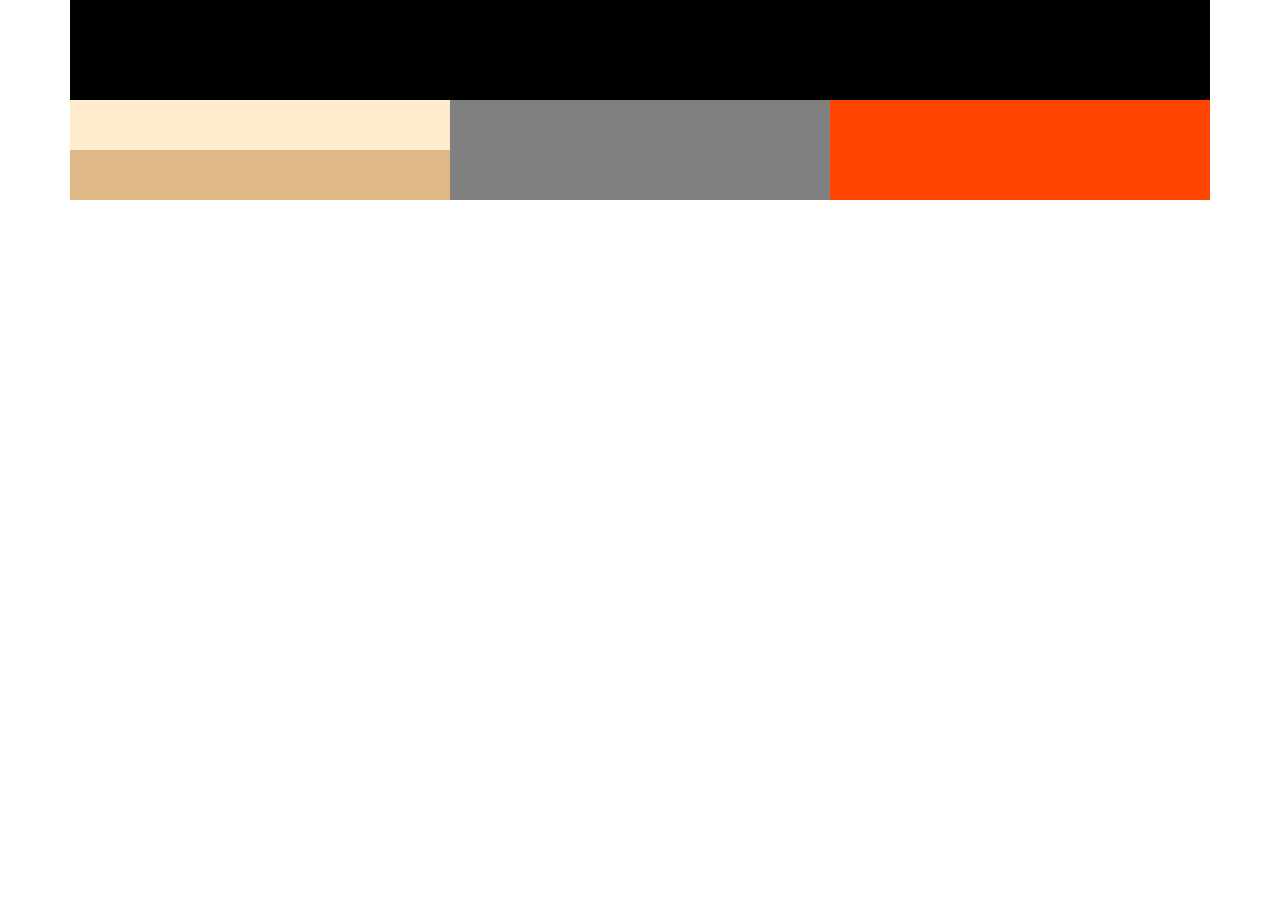
<file: Week3/bootstrap/layout.html>
<!doctype html>
<html lang="en">
  <head>
    <meta charset="utf-8">
    <meta name="viewport" content="width=device-width, initial-scale=1">
    <title>Layout</title>
    <link href="https://cdn.jsdelivr.net/npm/bootstrap@5.3.3/dist/css/bootstrap.min.css" rel="stylesheet" integrity="sha384-QWTKZyjpPEjISv5WaRU9OFeRpok6YctnYmDr5pNlyT2bRjXh0JMhjY6hW+ALEwIH" crossorigin="anonymous">
    <link rel="stylesheet" href="style.css">
  </head>
  <body>
    <div class="container">
        <div class="row">
            <div class="col-12 box box1"></div>
        </div>
        <div class="row">
            <div class="col-4 box">
                <div class="row">
                    <div class="col box-height box2"></div>
                </div>
                <div class="row">
                    <div class="col box-height box3"></div>
                </div>
            </div>
            <div class="col-4 box box4"></div>
            <div class="col-4 box box5"></div>
        </div>
    </div>
    <script src="https://cdn.jsdelivr.net/npm/bootstrap@5.3.3/dist/js/bootstrap.bundle.min.js" integrity="sha384-YvpcrYf0tY3lHB60NNkmXc5s9fDVZLESaAA55NDzOxhy9GkcIdslK1eN7N6jIeHz" crossorigin="anonymous"></script>
  </body>
</html>
</file>
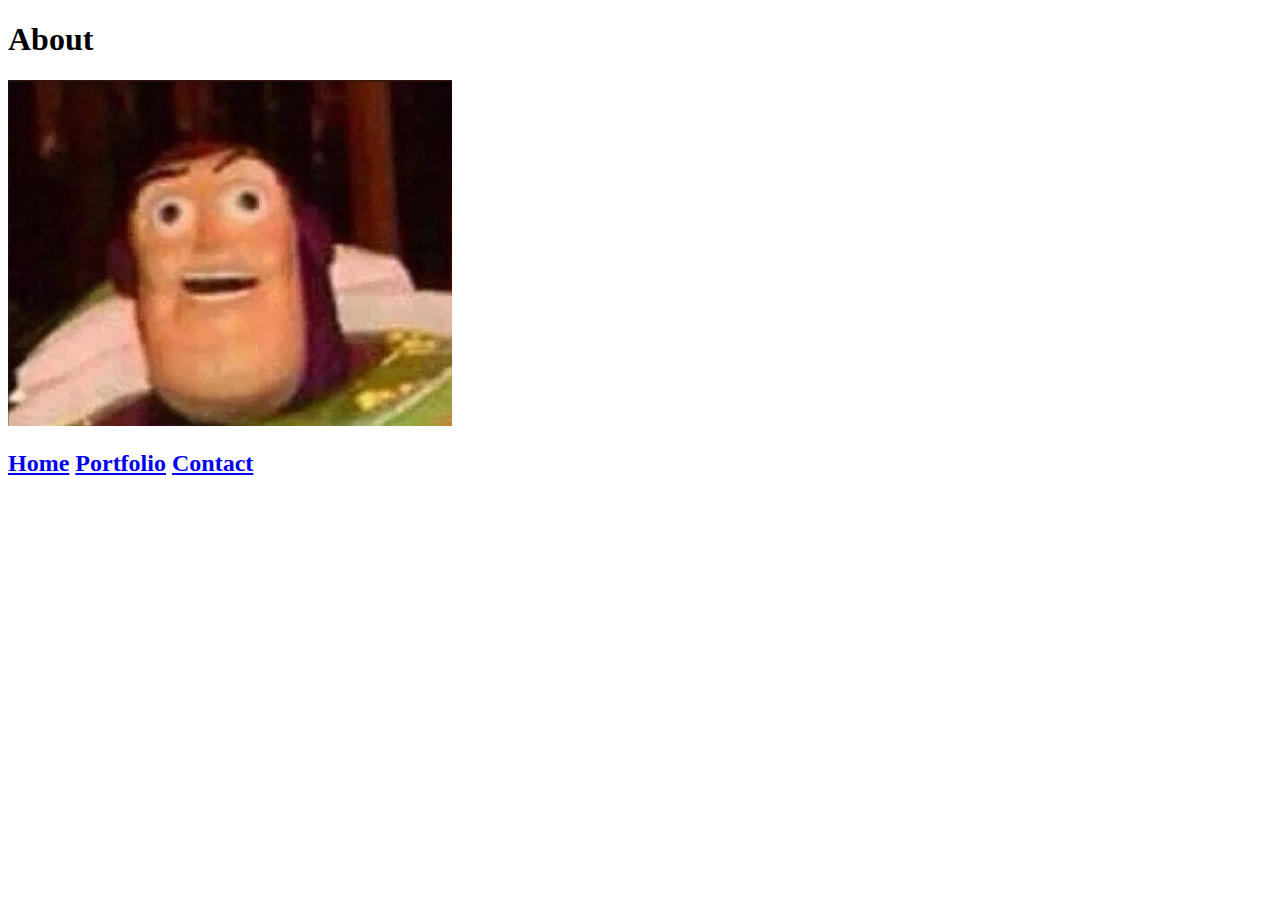
<file: Week3/pages/about.html>
<!DOCTYPE html>
<html lang="en">
<head>
    <meta charset="UTF-8">
    <meta name="viewport" content="width=device-width, initial-scale=1.0">
    <title>About</title>
</head>
<body>
    <h1>About</h1>
    <img src="../images/img2.png" alt="Buzz">
    <h2>
        <a href="../index.html">Home</a>
        <a href="portfolio.html">Portfolio</a>
        <a href="contact.html">Contact</a>
    </h2>
</body>
</html>
</file>
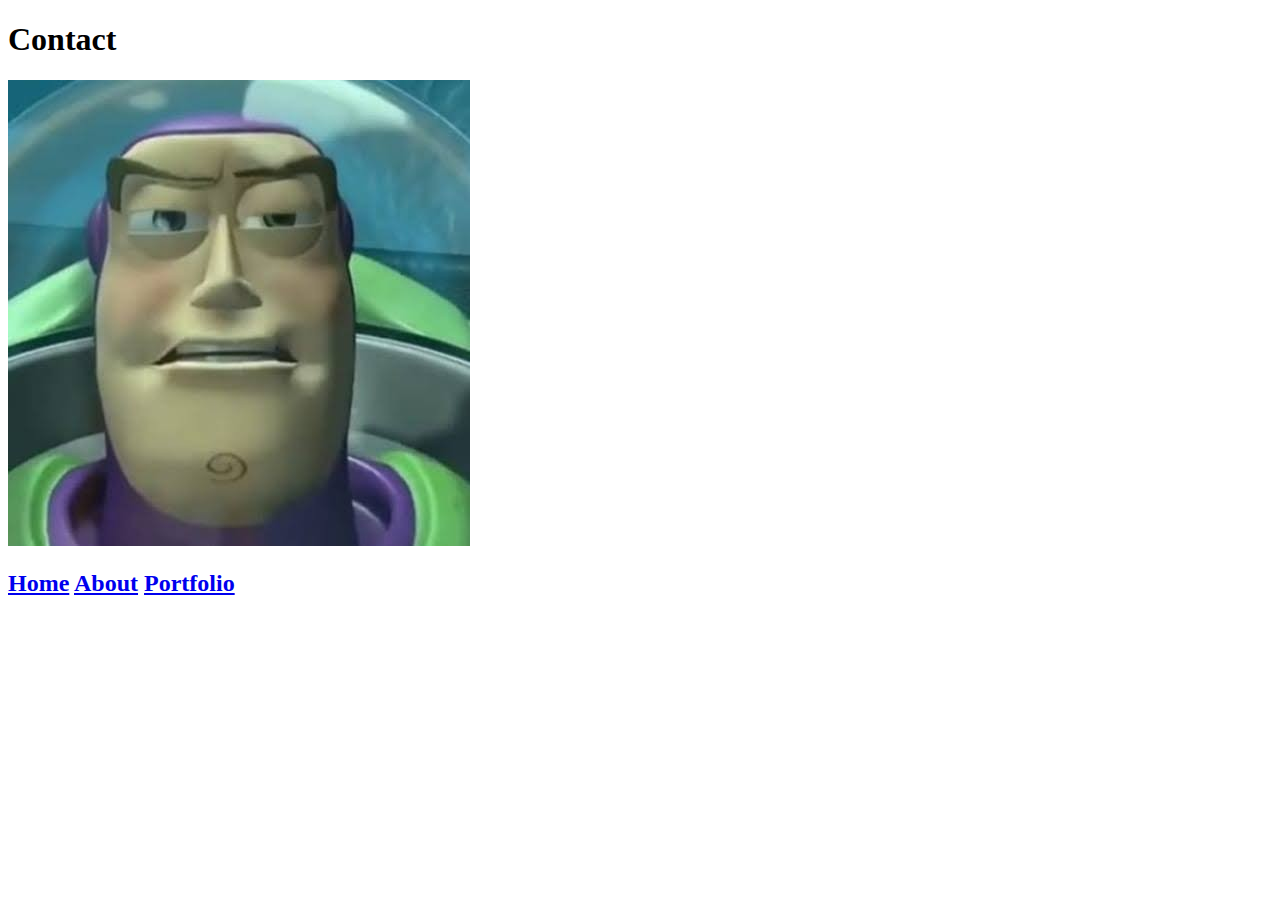
<file: Week3/pages/contact.html>
<!DOCTYPE html>
<html lang="en">
<head>
    <meta charset="UTF-8">
    <meta name="viewport" content="width=device-width, initial-scale=1.0">
    <title>Contact</title>
</head>
<body>
    <h1>Contact</h1>
    <img src="../images/img4.jpg" alt="Buzz">
    <h2>
        <a href="../index.html">Home</a>
        <a href="about.html">About</a>
        <a href="portfolio.html">Portfolio</a>
    </h2>
</body>
</html>
</file>
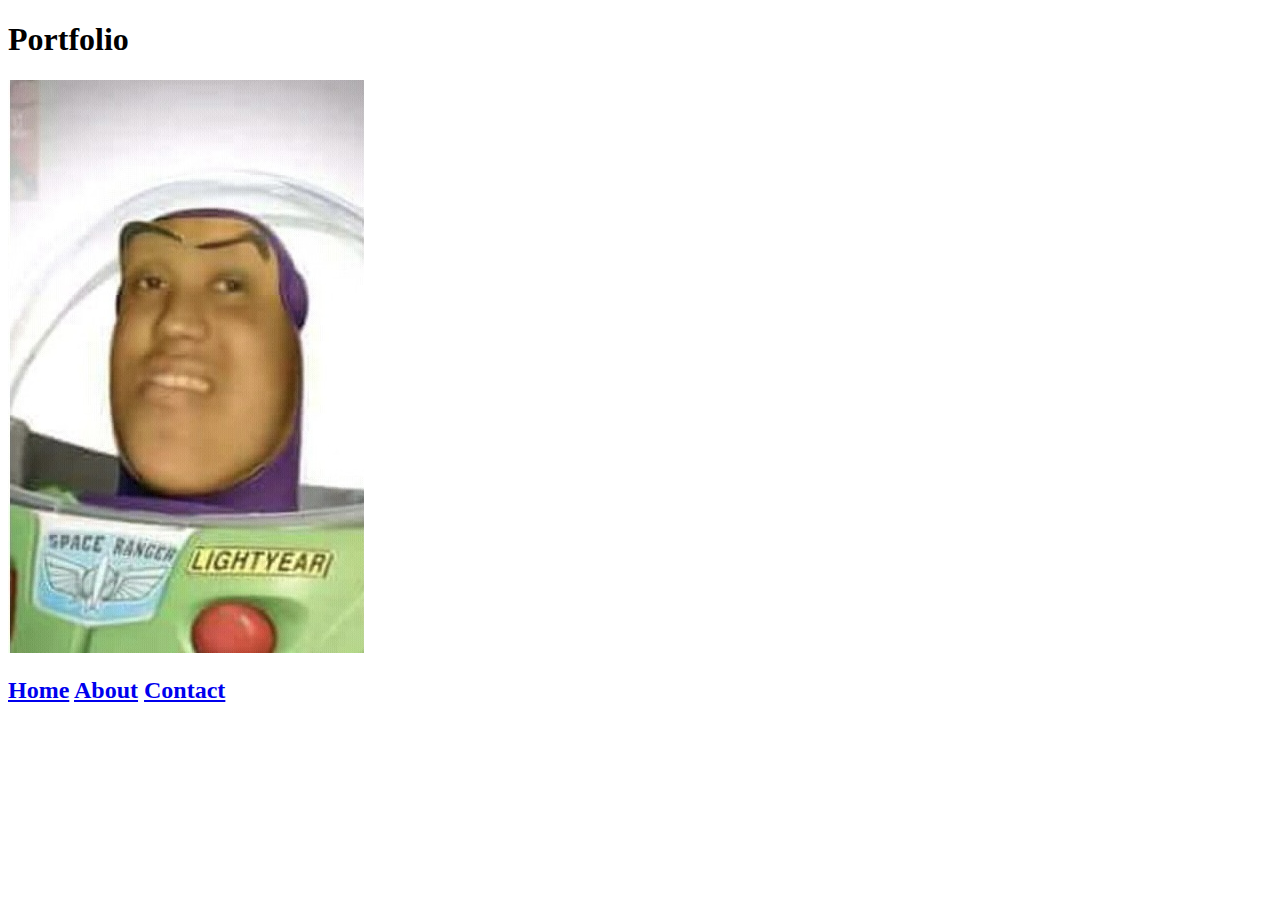
<file: Week3/pages/portfolio.html>
<!DOCTYPE html>
<html lang="en">
<head>
    <meta charset="UTF-8">
    <meta name="viewport" content="width=device-width, initial-scale=1.0">
    <title>Portfolio</title>
</head>
<body>
    <h1>Portfolio</h1>
    <img src="../images/img3.png" alt="Buzz">
    <h2>
        <a href="../index.html">Home</a>
        <a href="about.html">About</a>
        <a href="contact.html">Contact</a>
    </h2>
</body>
</html>
</file>
<file: AWEBDES-Prelim-Espartero/style.css>
* {
    font-family: Arial;
}

.head {
    background-color: #646266;
    font-style: italic;
    padding-top: 15px;
    padding-bottom: 15px;
}

body {
    background-color: #7b798f;
    margin-left: 3.5rem;
    margin-right: 3.5rem;
}

.space {
    letter-spacing: 2px;
}

.navigation {
    padding-top: 10px;
    padding-bottom: 10px;
    background-color: white;
    flex-direction: column;
}

.hero {
    position: relative;
}

.hero-text-bottom {
    letter-spacing: 2px;
    color: white;
    top: 85%;
    left: 4%;
    position: absolute;
    font-size: 2rem;
}

.hero-text-right {
    letter-spacing: 2px;
    color: white;
    top: 5%;
    left: 75%;
    right: 15px;
    position: absolute;
    font-size: .80rem;
}

.body {
    background-color: white;
}

.heading {
    font-family: garamond;
}

hr {
    border: 1px solid black;
}

.body-text{
    width: 98%;
    font-size: 1.2rem;
    padding-top: 10px;
}

.dot {
    text-decoration: underline dotted;
}

.colored-body {
    background-color: #ede4d6;
    padding: 30px 30px 30px 30px;
}

.divide {
    width: 75%;
}

footer {
    background-color: #ada982;
}
</file>
<file: Week3/bootstrap/style.css>
.box{
    height: 100px;
}

.box1{
    background-color: black;
}

.box2{
    height: 50px;
    background-color: blanchedalmond;
}

.box3{
    height: 50px;
    background-color: burlywood;

}.box4{
    background-color: grey;
}

.box5{
    background-color: orangered;
}
</file>
